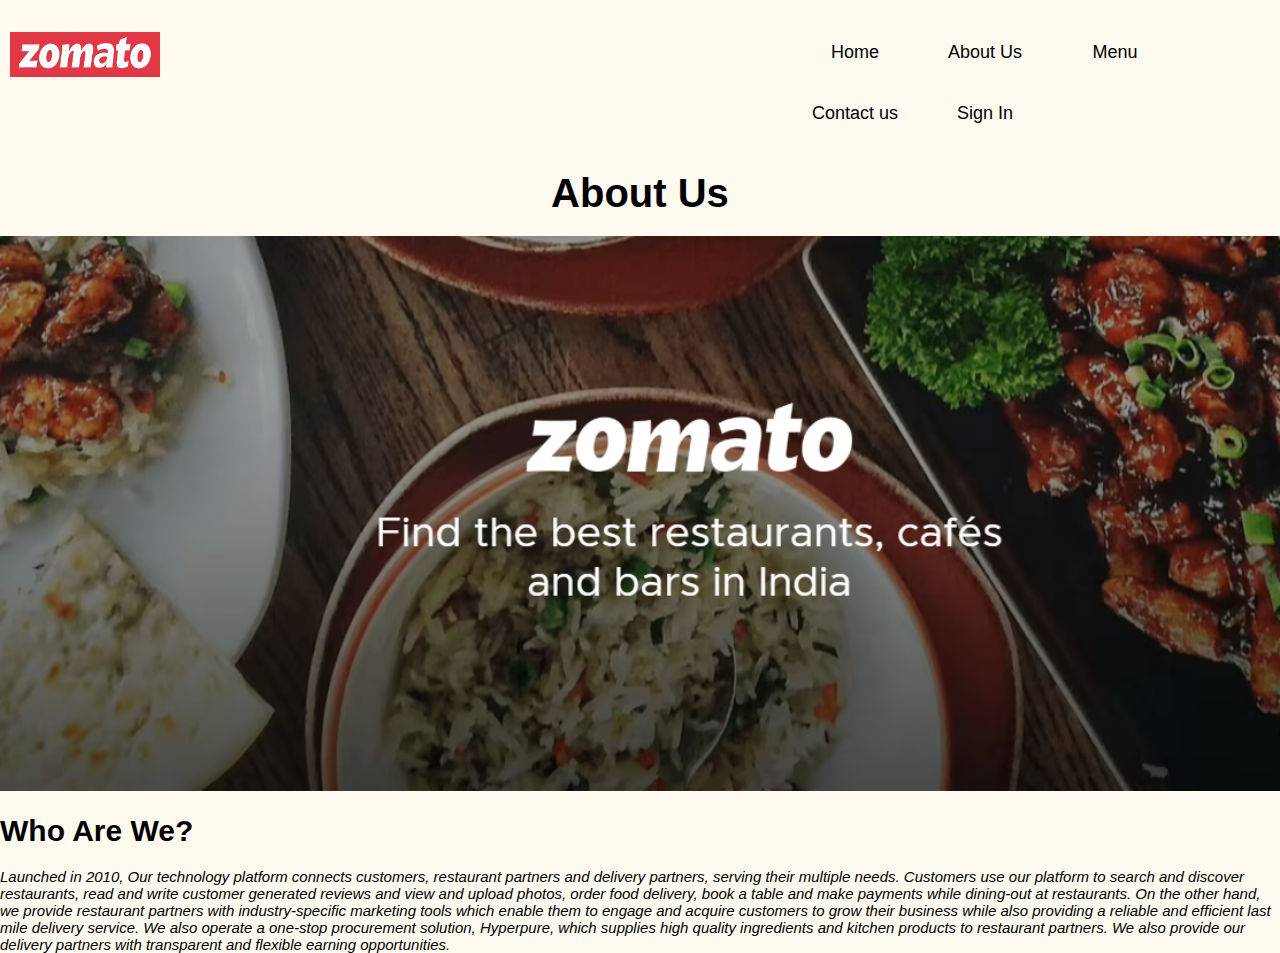
<file: about.html>
<!DOCTYPE html>
<html lang="en">
<head>
    <meta charset="UTF-8">
    <meta name="viewport" content="width=device-width, initial-scale=1.0">
    <title>Zomato</title>
    <link rel="icon" href=
        "zomato_logo.png" type="image/x-icon">
    <style>

body {font-family: Arial, Helvetica, sans-serif;}

body{
    margin: 0;
    padding: 0;
    background: floralwhite;
    font-size: 15px;
}

/* Navigation */
nav{
    width: 100%;
    overflow:auto;
    font-size: 120%;
}

nav ul{
    margin: 5px 70px 50px 750px;
    padding: 50;
    lifestyle: none;
}

nav ul li{
    float: left;
    display: inline-block;
    list-style-type: none;
}

nav > ul > li > a{
    width: 100px;
    font-family: Arial;
    color: black;
    display: block;
    /*line-height: 2em;*/
    text-align: center;
    padding: 20px 15px;
    text-decoration: none;
}
nav > ul > li > a:hover
{
  background: radial-gradient(circle at 10% 20%, rgb(255, 197, 118) 0%, rgb(254, 106, 103) 47.7%, rgb(240, 23, 23) 92.3%);
  transition: 0.5s;
  text-transform: uppercase;
  color: white;
}

.logo-img{
    float: left;
    position: absolute;

    margin-top: 15px;
    margin-left: 10px;
    background: rgba(255, 0, 0, opacity);
    /*margin: 10px 15px 150px 10px;*/
}
.bg-div{
   background:#333;
   overflow: hidden;
}
 .about h1 {
    font-size: 2.5rem;
    margin-bottom: 20px;
    text-align: center;
}

</style>
   
</head>



<body>
    
      <br>
        <div class="logo-img"><a href="about.html">
        <img src="logo.jpg" width="150px" height="45px"></a>
        </div>
    <nav>
        <ul>
            <li><a href="index.html">Home</a></li>
            <li><a href="about.html">About Us</a></li>
            <li><a href="menu.html">Menu</a></li>
            <li><a href="contact Us.html">Contact us</a></li>
            <li><a href="sign in.html">Sign In</a></li>
        </ul>
    </nav>
</div>

    <section class="about">
    <h1>About Us</h1>
    </section>
    <img class="rest-img" src="home page.jpg" width=100%;  alt="Rest1">

    <h1> Who Are We?</h1>
    <i> Launched in 2010, Our technology platform connects customers, restaurant partners and delivery partners, serving their multiple needs. Customers use our platform to search and discover restaurants, read and write customer generated reviews and view and upload photos, order food delivery, book a table and make payments while dining-out at restaurants. On the other hand, we provide restaurant partners with industry-specific marketing tools which enable them to engage and acquire customers to grow their business while also providing a reliable and efficient last mile delivery service. We also operate a one-stop procurement solution, Hyperpure, which supplies high quality ingredients and kitchen products to restaurant partners. We also provide our delivery partners with transparent and flexible earning opportunities.</i>
</body>
</file>
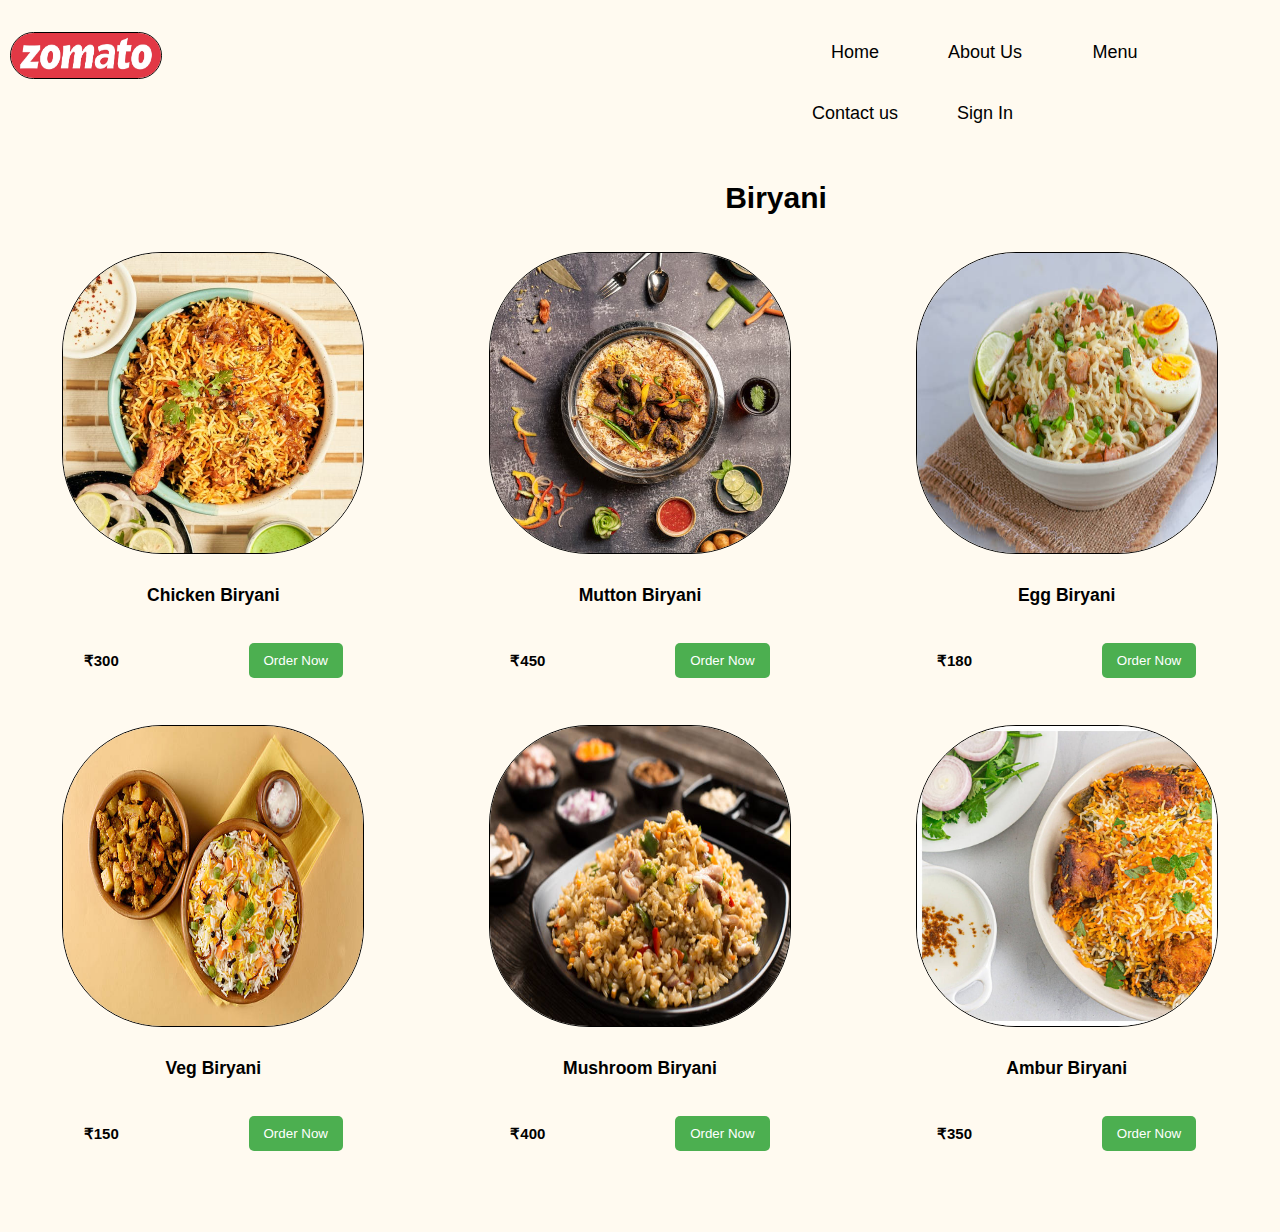
<file: briyani.html>
<!DOCTYPE html>
<html lang="en">
<head>
    <meta charset="UTF-8">
    <meta name="viewport" content="width=device-width, initial-scale=1.0">
    <title>Zomato</title>
    <link rel="icon" href=
        "zomato_logo.png" type="image/x-icon">
   <style>

body {font-family: Arial, Helvetica, sans-serif;}

body{
    margin: 0;
    padding: 0;
    background: floralwhite;
    font-size: 15px;
}

/* Navigation */
nav{
    width: 100%;
    overflow:auto;
    font-size: 120%;
}

nav ul{
    margin: 5px 70px 50px 750px;
    padding: 50;
    lifestyle: none;
}

nav ul li{
    float: left;
    display: inline-block;
    list-style-type: none;
}

nav > ul > li > a{
    width: 100px;
    font-family: Arial;
    color: black;
    display: block;
    /*line-height: 2em;*/
    text-align: center;
    padding: 20px 15px;
    text-decoration: none;
}
nav > ul > li > a:hover
{
  background: radial-gradient(circle at 10% 20%, rgb(255, 197, 118) 0%, rgb(254, 106, 103) 47.7%, rgb(240, 23, 23) 92.3%);
  transition: 0.5s;
  text-transform: uppercase;
  color: white;
}

.logo-img{
    float: left;
    position: absolute;

    margin-top: 15px;
    margin-left: 10px;
    background: rgba(255, 0, 0, opacity);
    /*margin: 10px 15px 150px 10px;*/
}
.bg-div{
   background:#333;
   overflow: hidden;
}
img{
    transition: transform .2s;
    margin:0 auto;
    background-color: rgb(173, 173, 237);
    border-radius: 100px;
    border: 1px solid black;
}
img:hover{
    transform:scale(1.2);
}
.image-container {
            display: flex;
            flex-wrap: wrap;
            justify-content: space-around;
        }

        .item-container {
            text-align: center;
            margin-bottom: 20px;
            width: 30%; /* Adjust as needed */
        }

        .item-container img {
            transition: transform .2s;
            margin: 0 auto;
            background-color: rgb(173, 173, 237);
            border-radius: 100px;
            border: 1px solid black;
            margin-bottom: 10px;
        }

        .item-name {
            margin-bottom: 10px;
        }

        .item-details {
            display: flex;
            justify-content: space-around; /* Adjusted to space-around */
            align-items: center;
            font-weight: bold;
            margin-bottom: 10px;
        }

        .item-details p {
            margin: 0;
        }

        button {
            background-color: #4CAF50;
            color: white;
            padding: 10px 15px; /* Adjusted padding */
            border: none;
            border-radius: 5px;
            cursor: pointer;
            margin-left: 5px; 
        }


        button:hover {
            background-color: #45a049;
        }

</style>
</head>



<body>
    <br>
     <div class="logo-img"><a href="about.html">
        <img src="logo.jpg" width="150px" height="45px"></a>
        </div>
    <nav>
        <ul>
            <li><a href="index.html">Home</a></li>
            <li><a href="about.html">About Us</a></li>
            <li><a href="menu.html">Menu</a></li>
            <li><a href="contact Us.html">Contact us</a></li>
            <li><a href="sign in.html">Sign In</a></li>
        </ul>
    </nav>
</div>


<br>
     <h1> &nbsp;&nbsp;&nbsp;&nbsp;&nbsp;&nbsp;&nbsp;&nbsp;&nbsp;&nbsp;&nbsp;&nbsp;&nbsp;&nbsp;&nbsp;&nbsp;&nbsp;&nbsp;&nbsp; &nbsp;&nbsp;&nbsp;&nbsp;&nbsp;&nbsp;&nbsp;&nbsp;&nbsp;&nbsp;&nbsp;&nbsp;&nbsp;&nbsp;&nbsp;&nbsp;&nbsp;&nbsp;&nbsp;&nbsp;&nbsp;&nbsp;&nbsp;&nbsp;&nbsp;&nbsp;&nbsp;&nbsp;&nbsp;&nbsp;&nbsp;&nbsp;&nbsp;&nbsp;&nbsp;&nbsp;&nbsp;&nbsp;&nbsp;&nbsp;&nbsp;&nbsp;&nbsp;&nbsp;&nbsp;&nbsp;&nbsp;&nbsp;&nbsp;&nbsp;&nbsp;&nbsp;&nbsp;&nbsp;&nbsp;&nbsp;&nbsp;&nbsp;&nbsp;&nbsp;&nbsp;&nbsp;&nbsp;&nbsp;&nbsp;&nbsp;&nbsp;Biryani </h1>&nbsp;&nbsp;&nbsp;&nbsp;&nbsp;&nbsp;&nbsp;&nbsp;&nbsp;
                   
                    <br>  


     <div class="image-container">
        <div class="item-container">
            <img class="rest-img" src="chicken_b.jpg" height="300px" width="300px" alt="Chicken Biryani">
            <div class="item-name"><h3>Chicken Biryani</h3></div>
        </div>

        <div class="item-container">
            <img class="rest-img" src="mutton_b.jpg" height="300px" width="300px" alt="Mutton Biryani">
            <div class="item-name"><h3>Mutton Biryani</h3></div>
        </div>

        <div class="item-container">
            <img class="rest-img" src="egg.jpg" height="300px" width="300px" alt="Egg Biryani">
            <div class="item-name"><h3>Egg Biryani</h3></div>
        </div>
    </div>

    <div class="image-container">
        <div class="item-container">
            <div class="item-details">
                <p>₹300</p>
                <button>Order Now</button>
            </div>
        </div>

        <div class="item-container">
            <div class="item-details">
                <p>₹450</p>
                <button>Order Now</button>
            </div>
        </div>

        <div class="item-container">
            <div class="item-details">
                <p>₹180</p>
                <button>Order Now</button>
            </div>
        </div>
    </div>
    <br>
    <div class="image-container">
        <div class="item-container">
            <img class="rest-img" src="veg.jpg" height="300px" width="300px" alt="Chicken Biryani">
            <div class="item-name"><h3>Veg Biryani</h3></div>
        </div>

        <div class="item-container">
            <img class="rest-img" src="mushroom.jpg" height="300px" width="300px" alt="Mutton Biryani">
            <div class="item-name"><h3>Mushroom Biryani</h3></div>
        </div>

        <div class="item-container">
            <img class="rest-img" src="ambur_b.jpg" height="300px" width="300px" alt="Egg Biryani">
            <div class="item-name"><h3>Ambur Biryani</h3></div>
        </div>
    </div>

    <div class="image-container">
        <div class="item-container">
            <div class="item-details">
                <p>₹150</p>
                <button>Order Now</button>
            </div>
        </div>

        <div class="item-container">
            <div class="item-details">
                <p>₹400</p>
                <button>Order Now</button>
            </div>
        </div>

        <div class="item-container">
            <div class="item-details">
                <p>₹350</p>
                <button>Order Now</button>
            </div>
        </div>
    </div>
        

    <br><br><br>
</body>
</html>
</file>
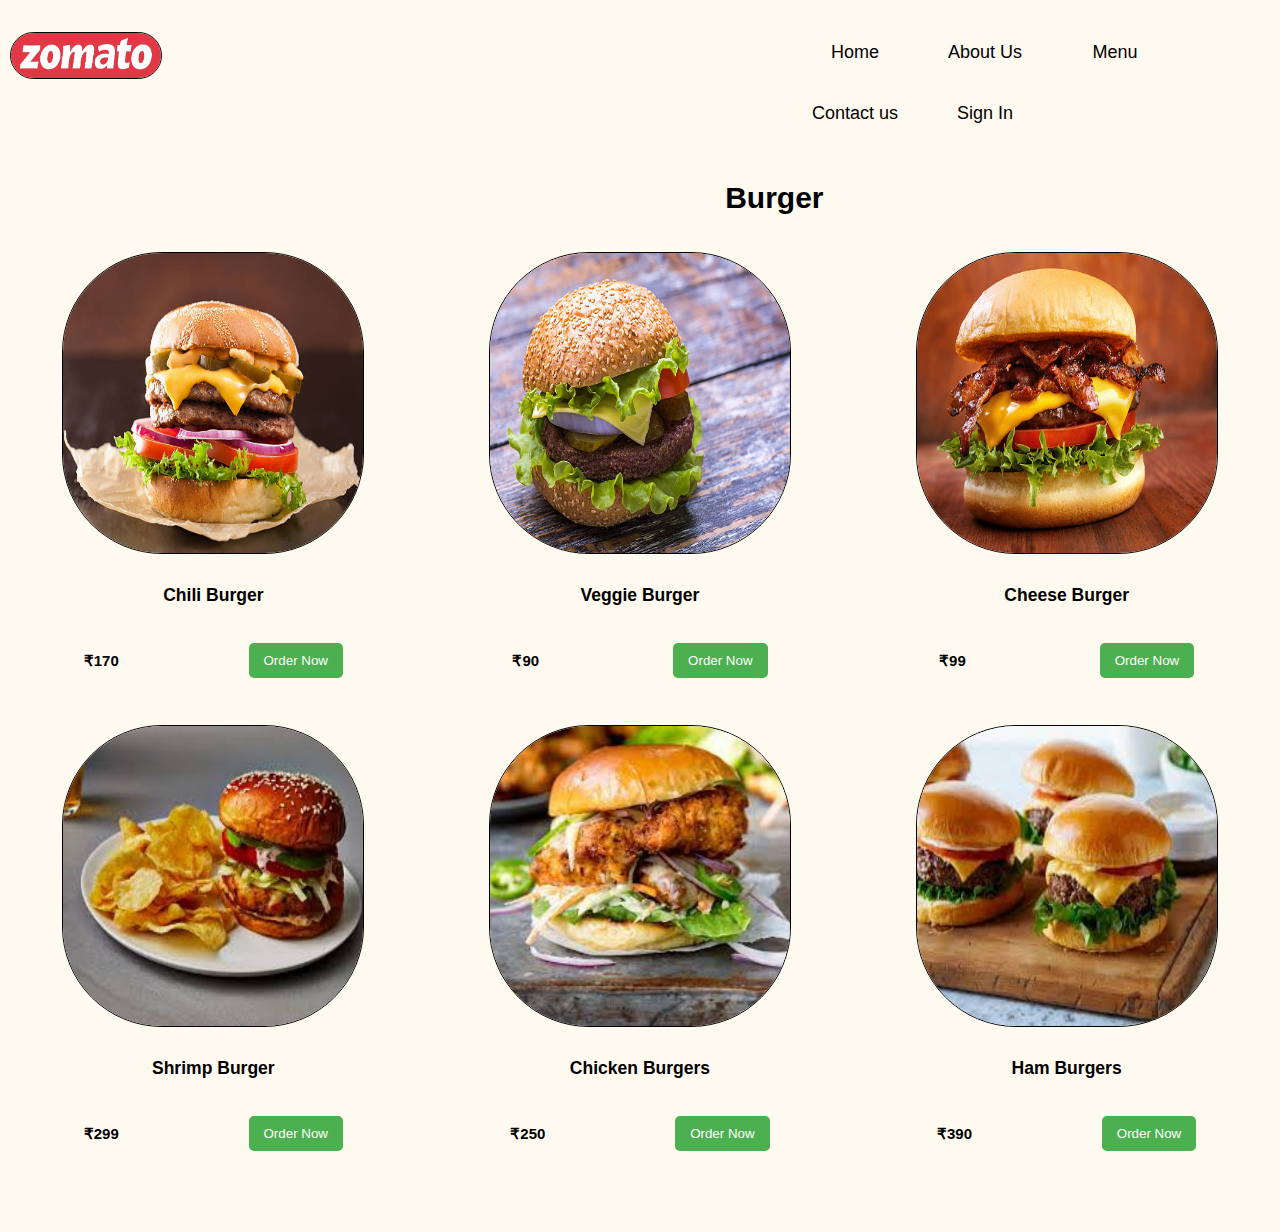
<file: burger.html>
<!DOCTYPE html>
<html lang="en">
<head>
    <meta charset="UTF-8">
    <meta name="viewport" content="width=device-width, initial-scale=1.0">
    <title>Zomato</title>
    <link rel="icon" href=
        "zomato_logo.png" type="image/x-icon">
    <style>

body {font-family: Arial, Helvetica, sans-serif;}

body{
    margin: 0;
    padding: 0;
    background: floralwhite;
    font-size: 15px;
}

/* Navigation */
nav{
    width: 100%;
    overflow:auto;
    font-size: 120%;
}

nav ul{
    margin: 5px 70px 50px 750px;
    padding: 50;
    lifestyle: none;
}

nav ul li{
    float: left;
    display: inline-block;
    list-style-type: none;
}

nav > ul > li > a{
    width: 100px;
    font-family: Arial;
    color: black;
    display: block;
    /*line-height: 2em;*/
    text-align: center;
    padding: 20px 15px;
    text-decoration: none;
}
nav > ul > li > a:hover
{
  background: radial-gradient(circle at 10% 20%, rgb(255, 197, 118) 0%, rgb(254, 106, 103) 47.7%, rgb(240, 23, 23) 92.3%);
  transition: 0.5s;
  text-transform: uppercase;
  color: white;
}

.logo-img{
    float: left;
    position: absolute;

    margin-top: 15px;
    margin-left: 10px;
    background: rgba(255, 0, 0, opacity);
    /*margin: 10px 15px 150px 10px;*/
}
.bg-div{
   background:#333;
   overflow: hidden;
}

img{
    transition: transform .2s;
    margin:0 auto;
    background-color: rgb(173, 173, 237);
    border-radius: 100px;
    border: 1px solid black;
}
img:hover{
    transform:scale(1.2);
}

.image-container {
            display: flex;
            flex-wrap: wrap;
            justify-content: space-around;
        }

        .item-container {
            text-align: center;
            margin-bottom: 20px;
            width: 30%; /* Adjust as needed */
        }

        .item-container img {
            transition: transform .2s;
            margin: 0 auto;
            background-color: rgb(173, 173, 237);
            border-radius: 100px;
            border: 1px solid black;
            margin-bottom: 10px;
        }

        .item-name {
            margin-bottom: 10px;
        }

        .item-details {
            display: flex;
            justify-content: space-around; /* Adjusted to space-around */
            align-items: center;
            font-weight: bold;
            margin-bottom: 10px;
        }

        .item-details p {
            margin: 0;
        }

        button {
            background-color: #4CAF50;
            color: white;
            padding: 10px 15px; /* Adjusted padding */
            border: none;
            border-radius: 5px;
            cursor: pointer;
            margin-left: 5px; 
        }


        button:hover {
            background-color: #45a049;
        }
</style>
   
</head>





<body>
      <br>
        <div class="logo-img"><a href="about.html">
        <img src="logo.jpg" width="150px" height="45px"></a>
        </div>
    <nav>
        <ul>
            <li><a href="index.html">Home</a></li>
            <li><a href="about.html">About Us</a></li>
            <li><a href="menu.html">Menu</a></li>
            <li><a href="contact Us.html">Contact us</a></li>
            <li><a href="sign in.html">Sign In</a></li>
        </ul>
    </nav>
</div>
<br>
     <h1> &nbsp;&nbsp;&nbsp;&nbsp;&nbsp;&nbsp;&nbsp;&nbsp;&nbsp;&nbsp;&nbsp;&nbsp;&nbsp;&nbsp;&nbsp;&nbsp;&nbsp;&nbsp;&nbsp; &nbsp;&nbsp;&nbsp;&nbsp;&nbsp;&nbsp;&nbsp;&nbsp;&nbsp;&nbsp;&nbsp;&nbsp;&nbsp;&nbsp;&nbsp;&nbsp;&nbsp;&nbsp;&nbsp;&nbsp;&nbsp;&nbsp;&nbsp;&nbsp;&nbsp;&nbsp;&nbsp;&nbsp;&nbsp;&nbsp;&nbsp;&nbsp;&nbsp;&nbsp;&nbsp;&nbsp;&nbsp;&nbsp;&nbsp;&nbsp;&nbsp;&nbsp;&nbsp;&nbsp;&nbsp;&nbsp;&nbsp;&nbsp;&nbsp;&nbsp;&nbsp;&nbsp;&nbsp;&nbsp;&nbsp;&nbsp;&nbsp;&nbsp;&nbsp;&nbsp;&nbsp;&nbsp;&nbsp;&nbsp;&nbsp;&nbsp;&nbsp;Burger </h1>&nbsp;&nbsp;&nbsp;&nbsp;&nbsp;&nbsp;&nbsp;&nbsp;&nbsp;
                   
                    <br>  


        <div class="image-container">
        <div class="item-container">
            <img class="rest-img" src="chilli_b.jpg" height="300px" width="300px" alt="Chicken Biryani">
            <div class="item-name"><h3>Chili Burger</h3></div>
        </div>

        <div class="item-container">
            <img class="rest-img" src="vegge_b.jpg" height="300px" width="300px" alt="Mutton Biryani">
            <div class="item-name"><h3>Veggie Burger</h3></div>
        </div>

        <div class="item-container">
            <img class="rest-img" src="cheese_b.jpg" height="300px" width="300px" alt="Egg Biryani">
            <div class="item-name"><h3>Cheese Burger</h3></div>
        </div>
    </div>

    <div class="image-container">
        <div class="item-container">
            <div class="item-details">
                <p>₹170</p>
                <button>Order Now</button>
            </div>
        </div>

        <div class="item-container">
            <div class="item-details">
                <p>₹90</p>
                <button>Order Now</button>
            </div>
        </div>

        <div class="item-container">
            <div class="item-details">
                <p>₹99</p>
                <button>Order Now</button>
            </div>
        </div>
    </div>
    <br>
    <div class="image-container">
        <div class="item-container">
            <img class="rest-img" src="shrump.jpg" height="300px" width="300px" alt="Chicken Biryani">
            <div class="item-name"><h3>Shrimp Burger</h3></div>
        </div>

        <div class="item-container">
            <img class="rest-img" src="c_burger.jpg" height="300px" width="300px" alt="Mutton Biryani">
            <div class="item-name"><h3>Chicken Burgers</h3></div>
        </div>

        <div class="item-container">
            <img class="rest-img" src="ham.jpg" height="300px" width="300px" alt="Egg Biryani">
            <div class="item-name"><h3>Ham Burgers</h3></div>
        </div>
    </div>

    <div class="image-container">
        <div class="item-container">
            <div class="item-details">
                <p>₹299</p>
                <button>Order Now</button>
            </div>
        </div>

        <div class="item-container">
            <div class="item-details">
                <p>₹250</p>
                <button>Order Now</button>
            </div>
        </div>

        <div class="item-container">
            <div class="item-details">
                <p>₹390</p>
                <button>Order Now</button>
            </div>
        </div>
    </div>
        

    <br><br><br>
</body>
</html>
</file>
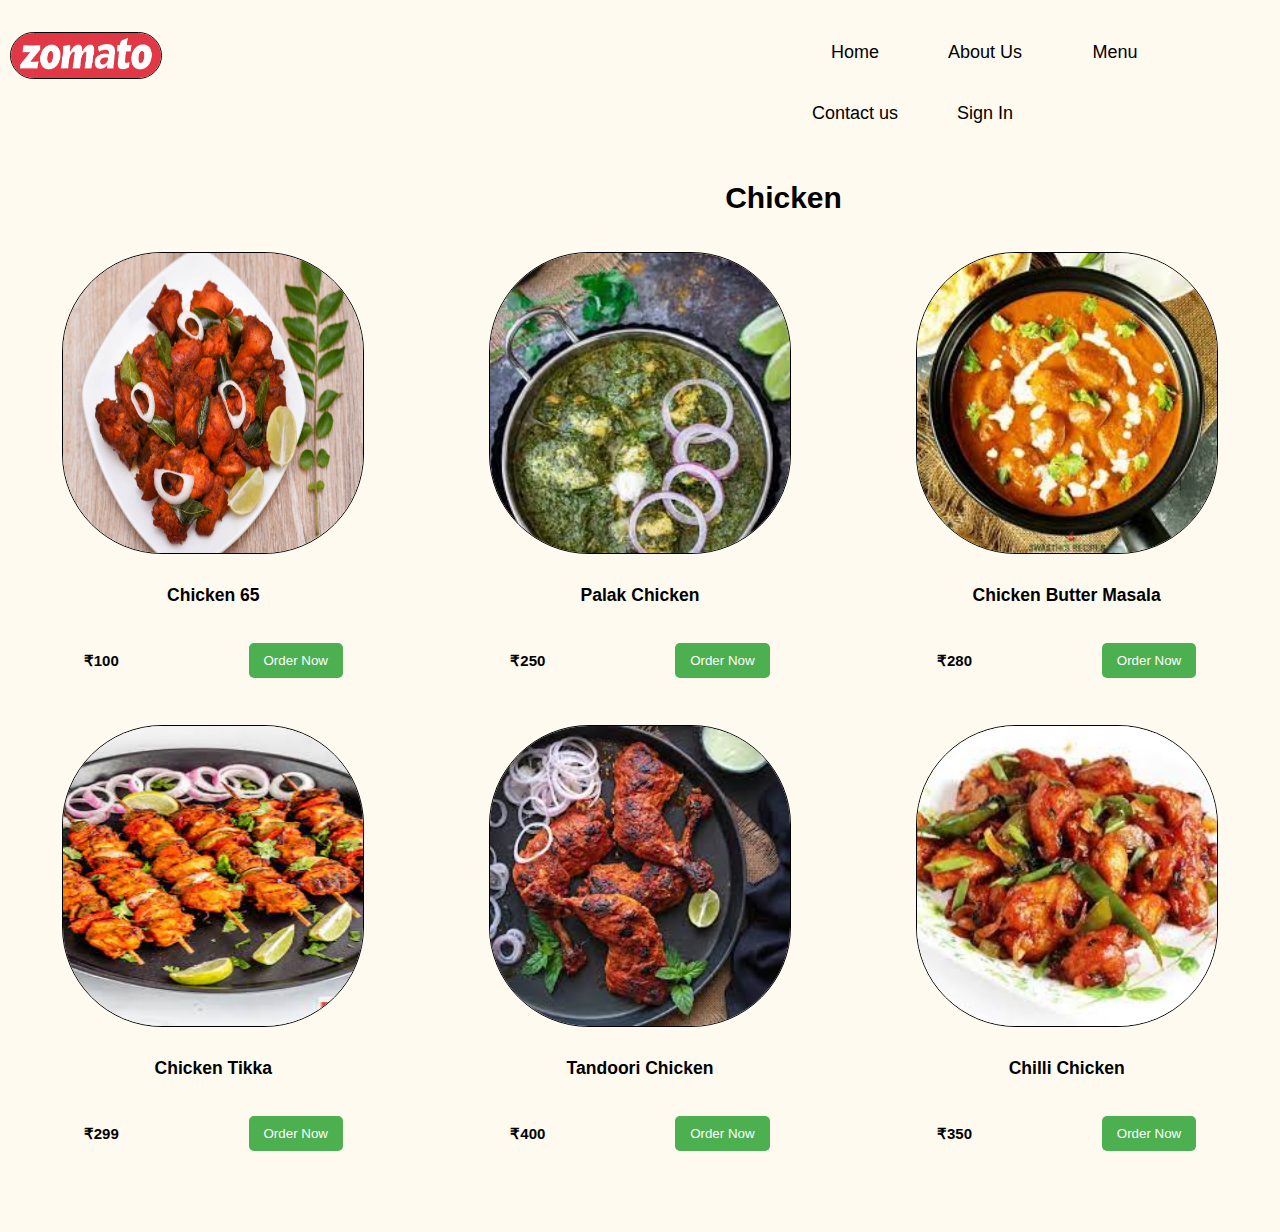
<file: chicken.html>
<!DOCTYPE html>
<html lang="en">
<head>
    <meta charset="UTF-8">
    <meta name="viewport" content="width=device-width, initial-scale=1.0">
    <title>Zomato</title>
    <link rel="icon" href=
        "zomato_logo.png" type="image/x-icon">
    <style>

body {font-family: Arial, Helvetica, sans-serif;}

body{
    margin: 0;
    padding: 0;
    background: floralwhite;
    font-size: 15px;
}

/* Navigation */
nav{
    width: 100%;
    overflow:auto;
    font-size: 120%;
}

nav ul{
    margin: 5px 70px 50px 750px;
    padding: 50;
    lifestyle: none;
}

nav ul li{
    float: left;
    display: inline-block;
    list-style-type: none;
}

nav > ul > li > a{
    width: 100px;
    font-family: Arial;
    color: black;
    display: block;
    /*line-height: 2em;*/
    text-align: center;
    padding: 20px 15px;
    text-decoration: none;
}
nav > ul > li > a:hover
{
  background: radial-gradient(circle at 10% 20%, rgb(255, 197, 118) 0%, rgb(254, 106, 103) 47.7%, rgb(240, 23, 23) 92.3%);
  transition: 0.5s;
  text-transform: uppercase;
  color: white;
}

.logo-img{
    float: left;
    position: absolute;

    margin-top: 15px;
    margin-left: 10px;
    background: rgba(255, 0, 0, opacity);
    /*margin: 10px 15px 150px 10px;*/
}
.bg-div{
   background:#333;
   overflow: hidden;
}
img{
    transition: transform .2s;
    margin:0 auto;
    background-color: rgb(173, 173, 237);
    border-radius: 100px;
    border: 1px solid black;
}
img:hover{
    transform:scale(1.2);
}
.image-container {
            display: flex;
            flex-wrap: wrap;
            justify-content: space-around;
        }

        .item-container {
            text-align: center;
            margin-bottom: 20px;
            width: 30%; /* Adjust as needed */
        }

        .item-container img {
            transition: transform .2s;
            margin: 0 auto;
            background-color: rgb(173, 173, 237);
            border-radius: 100px;
            border: 1px solid black;
            margin-bottom: 10px;
        }

        .item-name {
            margin-bottom: 10px;
        }

        .item-details {
            display: flex;
            justify-content: space-around; /* Adjusted to space-around */
            align-items: center;
            font-weight: bold;
            margin-bottom: 10px;
        }

        .item-details p {
            margin: 0;
        }

        button {
            background-color: #4CAF50;
            color: white;
            padding: 10px 15px; /* Adjusted padding */
            border: none;
            border-radius: 5px;
            cursor: pointer;
            margin-left: 5px; 
        }


        button:hover {
            background-color: #45a049;
        }
</style>   
</head>
    




<body>
      <br>
        <div class="logo-img"><a href="about.html">
        <img src="logo.jpg" width="150px" height="45px"></a>
        </div>
    <nav>
        <ul>
            <li><a href="index.html">Home</a></li>
            <li><a href="about.html">About Us</a></li>
            <li><a href="menu.html">Menu</a></li>
            <li><a href="contact Us.html">Contact us</a></li>
            <li><a href="sign in.html">Sign In</a></li>
        </ul>
    </nav>
</div>

<br>
     <h1> &nbsp;&nbsp;&nbsp;&nbsp;&nbsp;&nbsp;&nbsp;&nbsp;&nbsp;&nbsp;&nbsp;&nbsp;&nbsp;&nbsp;&nbsp;&nbsp;&nbsp;&nbsp;&nbsp; &nbsp;&nbsp;&nbsp;&nbsp;&nbsp;&nbsp;&nbsp;&nbsp;&nbsp;&nbsp;&nbsp;&nbsp;&nbsp;&nbsp;&nbsp;&nbsp;&nbsp;&nbsp;&nbsp;&nbsp;&nbsp;&nbsp;&nbsp;&nbsp;&nbsp;&nbsp;&nbsp;&nbsp;&nbsp;&nbsp;&nbsp;&nbsp;&nbsp;&nbsp;&nbsp;&nbsp;&nbsp;&nbsp;&nbsp;&nbsp;&nbsp;&nbsp;&nbsp;&nbsp;&nbsp;&nbsp;&nbsp;&nbsp;&nbsp;&nbsp;&nbsp;&nbsp;&nbsp;&nbsp;&nbsp;&nbsp;&nbsp;&nbsp;&nbsp;&nbsp;&nbsp;&nbsp;&nbsp;&nbsp;&nbsp;&nbsp;&nbsp;Chicken </h1>&nbsp;&nbsp;&nbsp;&nbsp;&nbsp;&nbsp;&nbsp;&nbsp;&nbsp;
                   
                    


    <div class="image-container">
        <div class="item-container">
            <img class="rest-img" src="c_65.jpg" height="300px" width="300px" alt="Chicken Biryani">
            <div class="item-name"><h3>Chicken 65</h3></div>
        </div>

        <div class="item-container">
            <img class="rest-img" src="c_palak.jpg" height="300px" width="300px" alt="Mutton Biryani">
            <div class="item-name"><h3>Palak Chicken</h3></div>
        </div>

        <div class="item-container">
            <img class="rest-img" src="c_butter.jpg" height="300px" width="300px" alt="Egg Biryani">
            <div class="item-name"><h3>Chicken Butter Masala</h3></div>
        </div>
    </div>

    <div class="image-container">
        <div class="item-container">
            <div class="item-details">
                <p>₹100</p>
                <button>Order Now</button>
            </div>
        </div>

        <div class="item-container">
            <div class="item-details">
                <p>₹250</p>
                <button>Order Now</button>
            </div>
        </div>

        <div class="item-container">
            <div class="item-details">
                <p>₹280</p>
                <button>Order Now</button>
            </div>
        </div>
    </div>
    <br>
    <div class="image-container">
        <div class="item-container">
            <img class="rest-img" src="tikka.jpg" height="300px" width="300px" alt="Chicken Biryani">
            <div class="item-name"><h3>Chicken Tikka</h3></div>
        </div>

        <div class="item-container">
            <img class="rest-img" src="tandoori.jpg" height="300px" width="300px" alt="Mutton Biryani">
            <div class="item-name"><h3>Tandoori Chicken</h3></div>
        </div>

        <div class="item-container">
            <img class="rest-img" src="chilli.jpg" height="300px" width="300px" alt="Egg Biryani">
            <div class="item-name"><h3>Chilli Chicken</h3></div>
        </div>
    </div>

    <div class="image-container">
        <div class="item-container">
            <div class="item-details">
                <p>₹299</p>
                <button>Order Now</button>
            </div>
        </div>

        <div class="item-container">
            <div class="item-details">
                <p>₹400</p>
                <button>Order Now</button>
            </div>
        </div>

        <div class="item-container">
            <div class="item-details">
                <p>₹350</p>
                <button>Order Now</button>
            </div>
        </div>
    </div>
        

    <br><br><br>
</body>
</html>
</file>
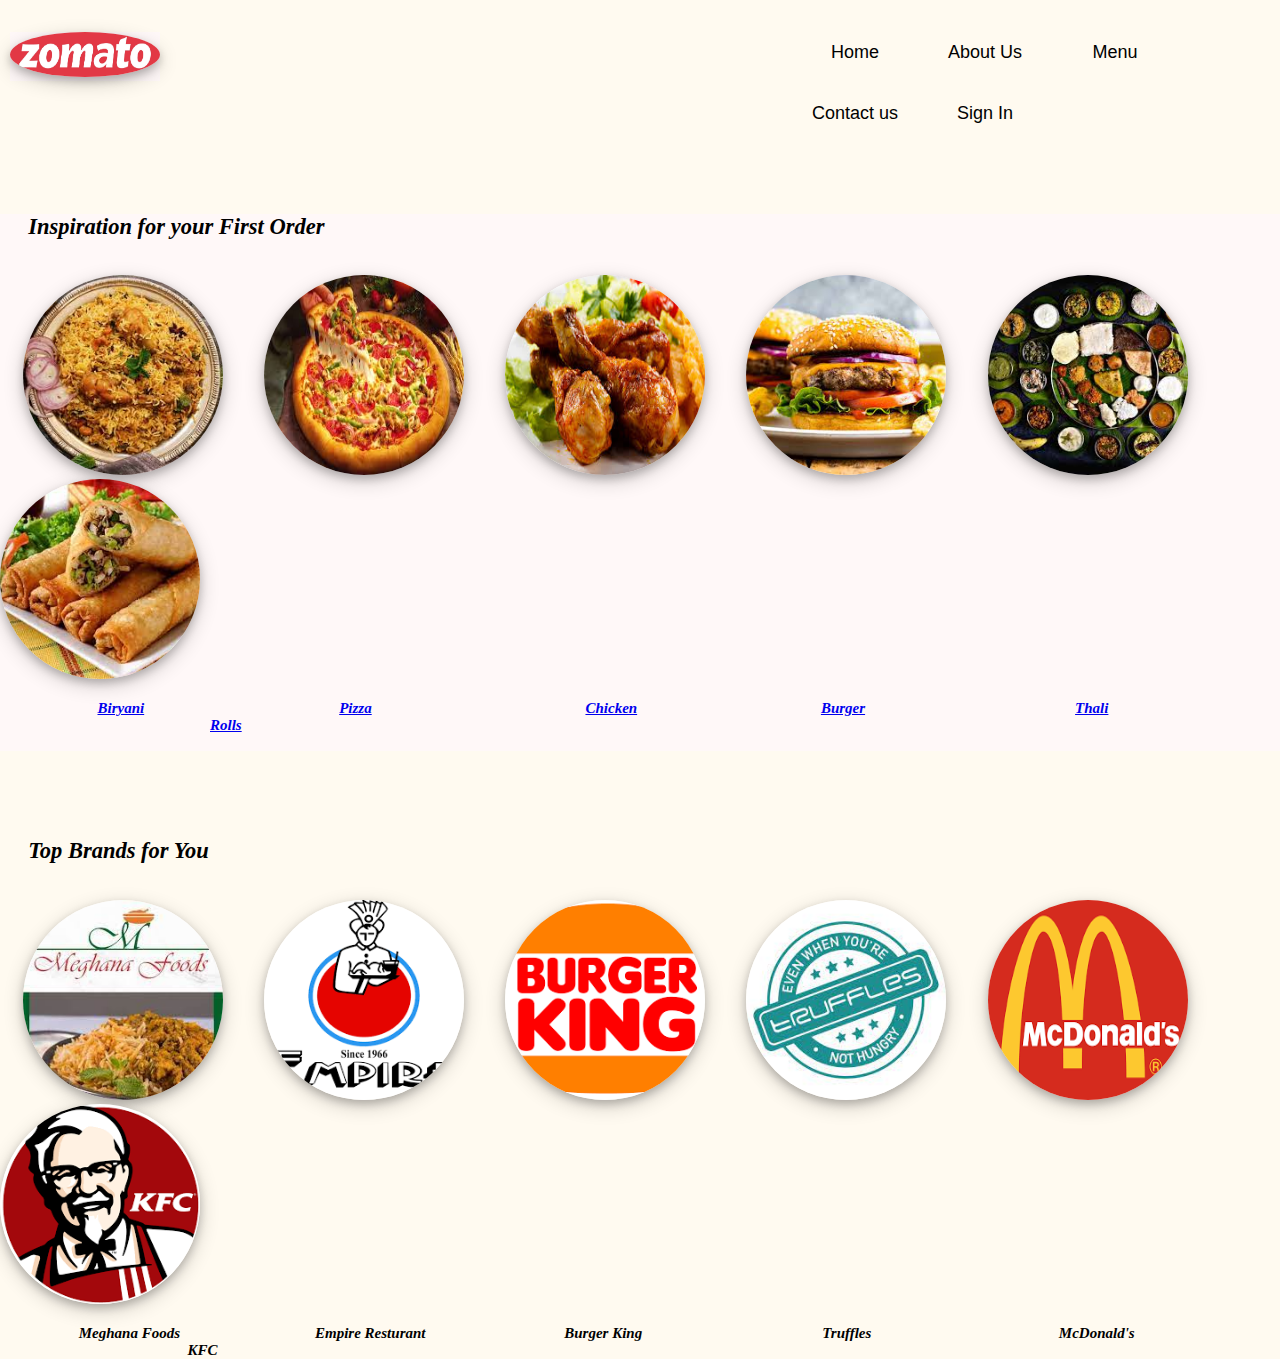
<file: menu.html>
<!DOCTYPE html>
<html lang="en">
<head>
    <meta charset="UTF-8">
    <meta name="viewport" content="width=device-width, initial-scale=1.0">
      <link rel="stylesheet" href="menu.css">
    <title>Zomato</title>
    <link rel="icon" href=
        "zomato_logo.png" type="image/x-icon">
</head>




<body>
    <br>
        <div class="logo-img"><a href="about.html">
        <img src="logo.jpg" width="150px" height="45px"></a>
        </div>
    <nav>
        <ul>
            <li><a href="index.html">Home</a></li>
            <li><a href="about.html">About Us</a></li>
            <li><a href="menu.html">Menu</a></li>
            <li><a href="contact Us.html">Contact us</a></li>
            <li><a href="sign in.html">Sign In</a></li>
        </ul>
    </nav>
</div>



    <br><br><br>
    <div>
            <p><h2>&nbsp;&nbsp;&nbsp;&nbsp;&nbsp;<i>Inspiration for your First Order<i></h2></p>&nbsp;&nbsp;&nbsp;&nbsp;&nbsp;&nbsp;&nbsp;&nbsp;&nbsp;
                   
                    <br> 
                    &nbsp;&nbsp;&nbsp;&nbsp;&nbsp;
                    <a href="briyani.html">
                    <img class="rest-img" src="biryani.jpg" height=200px; width=200px; alt="Rest1"></a>
                    &nbsp;&nbsp;&nbsp;&nbsp;&nbsp;&nbsp;&nbsp;&nbsp;&nbsp;
                    <a href="pizza.html">
                    <img class="rest-img" src="pizza.jpg" height=200px; width=200px; alt="Rest1"></a> 
                    &nbsp;&nbsp;&nbsp;&nbsp;&nbsp;&nbsp;&nbsp;&nbsp;&nbsp;
                    <a href="chicken.html">
                    <img class="rest-img" src="chicken.jpg" height=200px; width=200px; alt="Rest1"></a>
                    &nbsp;&nbsp;&nbsp;&nbsp;&nbsp;&nbsp;&nbsp;&nbsp;&nbsp;
                    <a href="burger.html">
                    <img class="rest-img" src="burger.jpg" height=200px; width=200px; alt="Rest1"></a>
                    &nbsp;&nbsp;&nbsp;&nbsp;&nbsp;&nbsp;&nbsp;&nbsp;&nbsp;
                    <a href="thali.html">
                    <img class="rest-img" src="thali.jpg"height=200px; width=200px; alt="Rest1"></a>           
                    &nbsp;&nbsp;&nbsp;&nbsp;&nbsp;&nbsp;&nbsp;&nbsp;&nbsp;
                    <a href="rolls.html">
                    <img class="rest-img" src="rolls.jpg" height=200px; width=200px; alt="Rest1"></a>

                    <br><br>
                     &nbsp;&nbsp;&nbsp;&nbsp;&nbsp;&nbsp;&nbsp;&nbsp;&nbsp;&nbsp;&nbsp;&nbsp;&nbsp;&nbsp;&nbsp;&nbsp;&nbsp;&nbsp;&nbsp;&nbsp;&nbsp;&nbsp;&nbsp;&nbsp;&nbsp;&nbsp;<a href="briyani.html" ><b>Biryani</b></a>&nbsp;&nbsp;&nbsp;&nbsp;&nbsp;&nbsp;&nbsp;&nbsp;&nbsp;&nbsp;&nbsp;&nbsp;&nbsp;&nbsp;&nbsp;&nbsp;&nbsp;&nbsp;&nbsp;&nbsp;&nbsp;&nbsp;&nbsp;&nbsp;&nbsp;&nbsp;&nbsp;&nbsp;&nbsp;&nbsp;&nbsp;&nbsp;&nbsp;&nbsp;&nbsp;&nbsp;&nbsp;&nbsp;&nbsp;&nbsp;&nbsp;&nbsp;&nbsp;&nbsp;&nbsp;&nbsp;&nbsp;&nbsp;&nbsp;&nbsp;&nbsp;
                    <a href="pizza.html" ><b>Pizza</b></a>&nbsp;&nbsp;&nbsp;&nbsp;&nbsp;&nbsp;&nbsp;&nbsp;&nbsp;&nbsp;&nbsp;&nbsp;&nbsp;&nbsp;&nbsp;&nbsp;&nbsp;&nbsp;&nbsp;&nbsp;&nbsp;&nbsp;&nbsp;&nbsp;&nbsp;&nbsp;&nbsp;&nbsp;&nbsp;&nbsp;&nbsp;&nbsp;&nbsp;&nbsp;&nbsp;&nbsp;&nbsp;&nbsp;&nbsp;&nbsp;&nbsp;&nbsp;&nbsp;&nbsp;&nbsp;&nbsp;&nbsp;&nbsp;&nbsp;&nbsp;&nbsp;&nbsp;&nbsp;&nbsp;&nbsp;&nbsp;
                    <a href="chicken.html" ><b>Chicken</b></a>&nbsp;&nbsp;&nbsp;&nbsp;&nbsp;&nbsp;&nbsp;&nbsp;&nbsp;&nbsp;&nbsp;&nbsp;&nbsp;&nbsp;&nbsp;&nbsp;&nbsp;&nbsp;&nbsp;&nbsp;&nbsp;&nbsp;&nbsp;&nbsp;&nbsp;&nbsp;&nbsp;&nbsp;&nbsp;&nbsp;&nbsp;&nbsp;&nbsp;&nbsp;&nbsp;&nbsp;&nbsp;&nbsp;&nbsp;&nbsp;&nbsp;&nbsp;&nbsp;&nbsp;&nbsp;&nbsp;&nbsp;&nbsp;
                    <a href="burger.html" ><b>Burger</b></a>
                    &nbsp;&nbsp;&nbsp;&nbsp;&nbsp;&nbsp;&nbsp;&nbsp;&nbsp;&nbsp;&nbsp;&nbsp;&nbsp;&nbsp;&nbsp;&nbsp;&nbsp;&nbsp;&nbsp;&nbsp;&nbsp;&nbsp;&nbsp;&nbsp;&nbsp;&nbsp;&nbsp;&nbsp;&nbsp;&nbsp;&nbsp;&nbsp;&nbsp;&nbsp;&nbsp;&nbsp;&nbsp;&nbsp;&nbsp;&nbsp;&nbsp;&nbsp;&nbsp;&nbsp;&nbsp;&nbsp;&nbsp;&nbsp;&nbsp;&nbsp;&nbsp;&nbsp;&nbsp;&nbsp;
                    <a href="thali.html" ><b>Thali</b></a>
                    &nbsp;&nbsp;&nbsp;&nbsp;&nbsp;&nbsp;&nbsp;&nbsp;&nbsp;&nbsp;&nbsp;&nbsp;&nbsp;&nbsp;&nbsp;&nbsp;&nbsp;&nbsp;&nbsp;&nbsp;&nbsp;&nbsp;&nbsp;&nbsp;&nbsp;&nbsp;&nbsp;&nbsp;&nbsp;&nbsp;&nbsp;&nbsp;&nbsp;&nbsp;&nbsp;&nbsp;&nbsp;&nbsp;&nbsp;&nbsp;&nbsp;&nbsp;&nbsp;&nbsp;&nbsp;&nbsp;&nbsp;&nbsp;&nbsp;&nbsp;&nbsp;&nbsp;&nbsp;&nbsp;&nbsp;&nbsp;<a href="rolls.html" ><b>Rolls</b></a>
                    <br>
                    <br>
                    </div><br><br><br><br>

<p><h2>&nbsp;&nbsp;&nbsp;&nbsp;&nbsp;Top Brands for You</h2></p>
                   
                    <br> 
                    &nbsp;&nbsp;&nbsp;&nbsp;&nbsp; 
                    <img class="rest-img" src="meghana.jpg" height=200px; width=200px;>
                    &nbsp;&nbsp;&nbsp;&nbsp;&nbsp;&nbsp;&nbsp;&nbsp;&nbsp;
                    <img class="rest-img" src="empire.jpg" height=200px; width=200px; > 
                    &nbsp;&nbsp;&nbsp;&nbsp;&nbsp;&nbsp;&nbsp;&nbsp;&nbsp;
                    <img class="rest-img" src="burgerking.jpg" height=200px; width=200px; >
                    &nbsp;&nbsp;&nbsp;&nbsp;&nbsp;&nbsp;&nbsp;&nbsp;&nbsp;
                    <img class="rest-img" src="truffles.jpg" height=200px; width=200px; > 
                    &nbsp;&nbsp;&nbsp;&nbsp;&nbsp;&nbsp;&nbsp;&nbsp;&nbsp;
                    <img class="rest-img" src="macdon.jpg"height=200px; width=200px; >           
                    &nbsp;&nbsp;&nbsp;&nbsp;&nbsp;&nbsp;&nbsp;&nbsp;&nbsp;
                    <img class="rest-img" src="kfc.jpg" height=200px; width=200px; > <br><br>
                     &nbsp;&nbsp;&nbsp;&nbsp;&nbsp;&nbsp;&nbsp;&nbsp;&nbsp;&nbsp;&nbsp;&nbsp;&nbsp;&nbsp;&nbsp;&nbsp;&nbsp;&nbsp;&nbsp;&nbsp;&nbsp;<b>Meghana Foods</b>&nbsp;&nbsp;&nbsp;&nbsp;&nbsp;&nbsp;&nbsp;&nbsp;&nbsp;&nbsp;&nbsp;&nbsp;&nbsp;&nbsp;&nbsp;&nbsp;&nbsp;&nbsp;&nbsp;&nbsp;&nbsp;&nbsp;&nbsp;&nbsp;&nbsp;&nbsp;&nbsp;&nbsp;&nbsp;&nbsp;&nbsp;&nbsp;&nbsp;&nbsp;&nbsp;
                    <b>Empire Resturant</b>&nbsp;&nbsp;&nbsp;&nbsp;&nbsp;&nbsp;&nbsp;&nbsp;&nbsp;&nbsp;&nbsp;&nbsp;&nbsp;&nbsp;&nbsp;&nbsp;&nbsp;&nbsp;&nbsp;&nbsp;&nbsp;&nbsp;&nbsp;&nbsp;&nbsp;&nbsp;&nbsp;&nbsp;&nbsp;&nbsp;&nbsp;&nbsp;&nbsp;&nbsp;&nbsp;&nbsp;&nbsp;<b>Burger King</b>&nbsp;&nbsp;&nbsp;&nbsp;&nbsp;&nbsp;&nbsp;&nbsp;&nbsp;&nbsp;&nbsp;&nbsp;&nbsp;&nbsp;&nbsp;&nbsp;&nbsp;&nbsp;&nbsp;&nbsp;&nbsp;&nbsp;&nbsp;&nbsp;&nbsp;&nbsp;&nbsp;&nbsp;&nbsp;&nbsp;&nbsp;&nbsp;&nbsp;&nbsp;&nbsp;&nbsp;&nbsp;&nbsp;&nbsp;&nbsp;
                    &nbsp;&nbsp;&nbsp;&nbsp;&nbsp;&nbsp;
                    <b>Truffles</b>
                    &nbsp;&nbsp;&nbsp;&nbsp;&nbsp;&nbsp;&nbsp;&nbsp;&nbsp;&nbsp;&nbsp;&nbsp;&nbsp;&nbsp;&nbsp;&nbsp;&nbsp;&nbsp;&nbsp;&nbsp;&nbsp;&nbsp;&nbsp;&nbsp;&nbsp;&nbsp;&nbsp;&nbsp;&nbsp;&nbsp;&nbsp;&nbsp;&nbsp;&nbsp;&nbsp;&nbsp;&nbsp;&nbsp;&nbsp;&nbsp;&nbsp;&nbsp;&nbsp;&nbsp;&nbsp;&nbsp;&nbsp;&nbsp;
                    <b>McDonald's</b>
                    &nbsp;&nbsp;&nbsp;&nbsp;&nbsp;&nbsp;&nbsp;&nbsp;&nbsp;&nbsp;&nbsp;&nbsp;&nbsp;&nbsp;&nbsp;&nbsp;&nbsp;&nbsp;&nbsp;&nbsp;&nbsp;&nbsp;&nbsp;&nbsp;&nbsp;&nbsp;&nbsp;&nbsp;&nbsp;&nbsp;&nbsp;&nbsp;&nbsp;&nbsp;&nbsp;&nbsp;&nbsp;&nbsp;&nbsp;&nbsp;&nbsp;&nbsp;&nbsp;&nbsp;&nbsp;&nbsp;&nbsp;&nbsp;&nbsp;&nbsp;<b>KFC</b>
                    


        
    

</body>
</html>
</file>
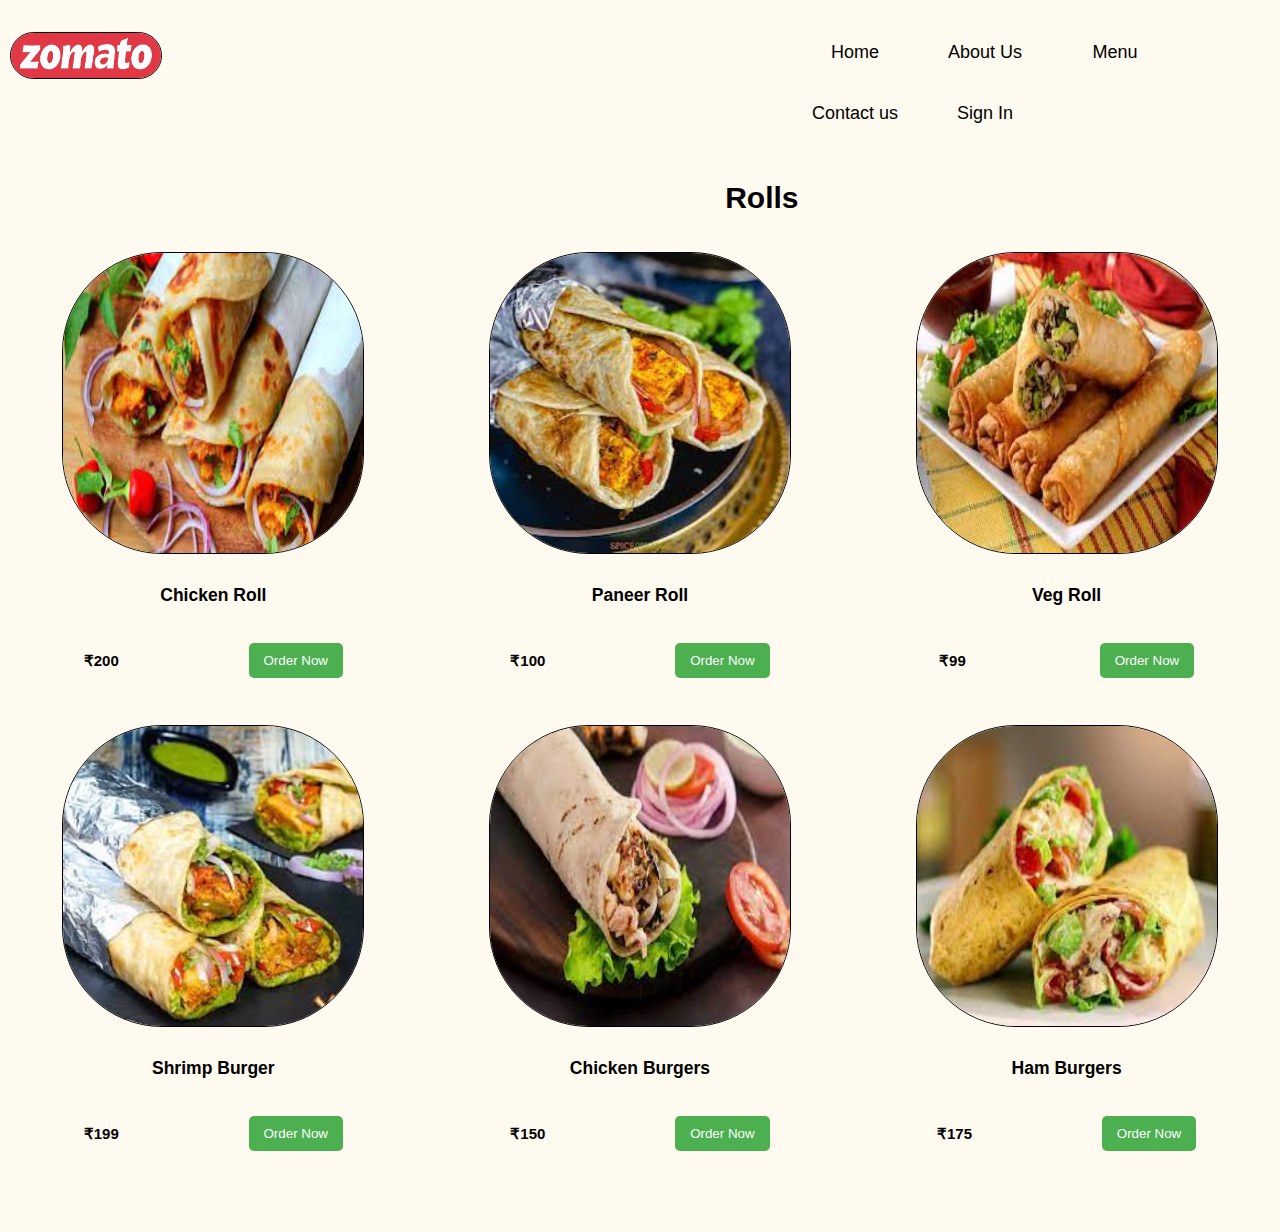
<file: rolls.html>
<!DOCTYPE html>
<html lang="en">
<head>
    <meta charset="UTF-8">
    <meta name="viewport" content="width=device-width, initial-scale=1.0">
    <title>Zomato</title>
    <link rel="icon" href=
        "zomato_logo.png" type="image/x-icon">
    <style>

body {font-family: Arial, Helvetica, sans-serif;}

body{
    margin: 0;
    padding: 0;
    background: floralwhite;
    font-size: 15px;
}

/* Navigation */
nav{
    width: 100%;
    font-size: 120%;
    overflow:auto;
}

nav ul{
    margin: 5px 70px 50px 750px;
    padding: 50;
    lifestyle: none;
}

nav ul li{
    float: left;
    display: inline-block;
    list-style-type: none;
}

nav > ul > li > a{
    width: 100px;
    font-family: Arial;
    color: black;
    display: block;
    /*line-height: 2em;*/
    text-align: center;
    padding: 20px 15px;
    text-decoration: none;
}
nav > ul > li > a:hover
{
  background: radial-gradient(circle at 10% 20%, rgb(255, 197, 118) 0%, rgb(254, 106, 103) 47.7%, rgb(240, 23, 23) 92.3%);
  transition: 0.5s;
  text-transform: uppercase;
  color: white;
}

.logo-img{
    float: left;
    position: absolute;

    margin-top: 15px;
    margin-left: 10px;
    background: rgba(255, 0, 0, opacity);
    /*margin: 10px 15px 150px 10px;*/
}
.bg-div{
   background:#333;
   overflow: hidden;
}
img{
    transition: transform .2s;
    margin:0 auto;
    background-color: rgb(173, 173, 237);
    border-radius: 100px;
    border: 1px solid black;
}
img:hover{
    transform:scale(1.2);
}
.image-container {
            display: flex;
            flex-wrap: wrap;
            justify-content: space-around;
        }

        .item-container {
            text-align: center;
            margin-bottom: 20px;
            width: 30%; /* Adjust as needed */
        }

        .item-container img {
            transition: transform .2s;
            margin: 0 auto;
            background-color: rgb(173, 173, 237);
            border-radius: 100px;
            border: 1px solid black;
            margin-bottom: 10px;
        }

        .item-name {
            margin-bottom: 10px;
        }

        .item-details {
            display: flex;
            justify-content: space-around; /* Adjusted to space-around */
            align-items: center;
            font-weight: bold;
            margin-bottom: 10px;
        }

        .item-details p {
            margin: 0;
        }

        button {
            background-color: #4CAF50;
            color: white;
            padding: 10px 15px; /* Adjusted padding */
            border: none;
            border-radius: 5px;
            cursor: pointer;
            margin-left: 5px; 
        }


        button:hover {
            background-color: #45a049;
        }

</style>
   
</head>




<body>
      <br>
        <div class="logo-img"><a href="about.html">
        <img src="logo.jpg" width="150px" height="45px"></a>
        </div>
    <nav>
        <ul>
            <li><a href="index.html">Home</a></li>
            <li><a href="about.html">About Us</a></li>
            <li><a href="menu.html">Menu</a></li>
            <li><a href="contact Us.html">Contact us</a></li>
            <li><a href="sign in.html">Sign In</a></li>
        </ul>
    </nav>
</div>
<br>
     <h1> &nbsp;&nbsp;&nbsp;&nbsp;&nbsp;&nbsp;&nbsp;&nbsp;&nbsp;&nbsp;&nbsp;&nbsp;&nbsp;&nbsp;&nbsp;&nbsp;&nbsp;&nbsp;&nbsp; &nbsp;&nbsp;&nbsp;&nbsp;&nbsp;&nbsp;&nbsp;&nbsp;&nbsp;&nbsp;&nbsp;&nbsp;&nbsp;&nbsp;&nbsp;&nbsp;&nbsp;&nbsp;&nbsp;&nbsp;&nbsp;&nbsp;&nbsp;&nbsp;&nbsp;&nbsp;&nbsp;&nbsp;&nbsp;&nbsp;&nbsp;&nbsp;&nbsp;&nbsp;&nbsp;&nbsp;&nbsp;&nbsp;&nbsp;&nbsp;&nbsp;&nbsp;&nbsp;&nbsp;&nbsp;&nbsp;&nbsp;&nbsp;&nbsp;&nbsp;&nbsp;&nbsp;&nbsp;&nbsp;&nbsp;&nbsp;&nbsp;&nbsp;&nbsp;&nbsp;&nbsp;&nbsp;&nbsp;&nbsp;&nbsp;&nbsp;&nbsp;Rolls </h1>&nbsp;&nbsp;&nbsp;&nbsp;&nbsp;&nbsp;&nbsp;&nbsp;&nbsp;
                   
   

    <div class="image-container">
        <div class="item-container">
            <img class="rest-img" src="r1.jpg" height="300px" width="300px" alt="Chicken Biryani">
            <div class="item-name"><h3>Chicken Roll</h3></div>
        </div>

        <div class="item-container">
            <img class="rest-img" src="r2.jpg" height="300px" width="300px" alt="Mutton Biryani">
            <div class="item-name"><h3>Paneer Roll</h3></div>
        </div>

        <div class="item-container">
            <img class="rest-img" src="r3.jpg" height="300px" width="300px" alt="Egg Biryani">
            <div class="item-name"><h3>Veg Roll</h3></div>
        </div>
    </div>

    <div class="image-container">
        <div class="item-container">
            <div class="item-details">
                <p>₹200</p>
                <button>Order Now</button>
            </div>
        </div>

        <div class="item-container">
            <div class="item-details">
                <p>₹100</p>
                <button>Order Now</button>
            </div>
        </div>

        <div class="item-container">
            <div class="item-details">
                <p>₹99</p>
                <button>Order Now</button>
            </div>
        </div>
    </div>
    <br>
    <div class="image-container">
        <div class="item-container">
            <img class="rest-img" src="r4.jpg" height="300px" width="300px" alt="Chicken Biryani">
            <div class="item-name"><h3>Shrimp Burger</h3></div>
        </div>

        <div class="item-container">
            <img class="rest-img" src="r5.jpg" height="300px" width="300px" alt="Mutton Biryani">
            <div class="item-name"><h3>Chicken Burgers</h3></div>
        </div>

        <div class="item-container">
            <img class="rest-img" src="r6.jpg" height="300px" width="300px" alt="Egg Biryani">
            <div class="item-name"><h3>Ham Burgers</h3></div>
        </div>
    </div>

    <div class="image-container">
        <div class="item-container">
            <div class="item-details">
                <p>₹199</p>
                <button>Order Now</button>
            </div>
        </div>

        <div class="item-container">
            <div class="item-details">
                <p>₹150</p>
                <button>Order Now</button>
            </div>
        </div>

        <div class="item-container">
            <div class="item-details">
                <p>₹175</p>
                <button>Order Now</button>
            </div>
        </div>
    </div>
        

    <br><br><br>
</body>
</html>
</file>
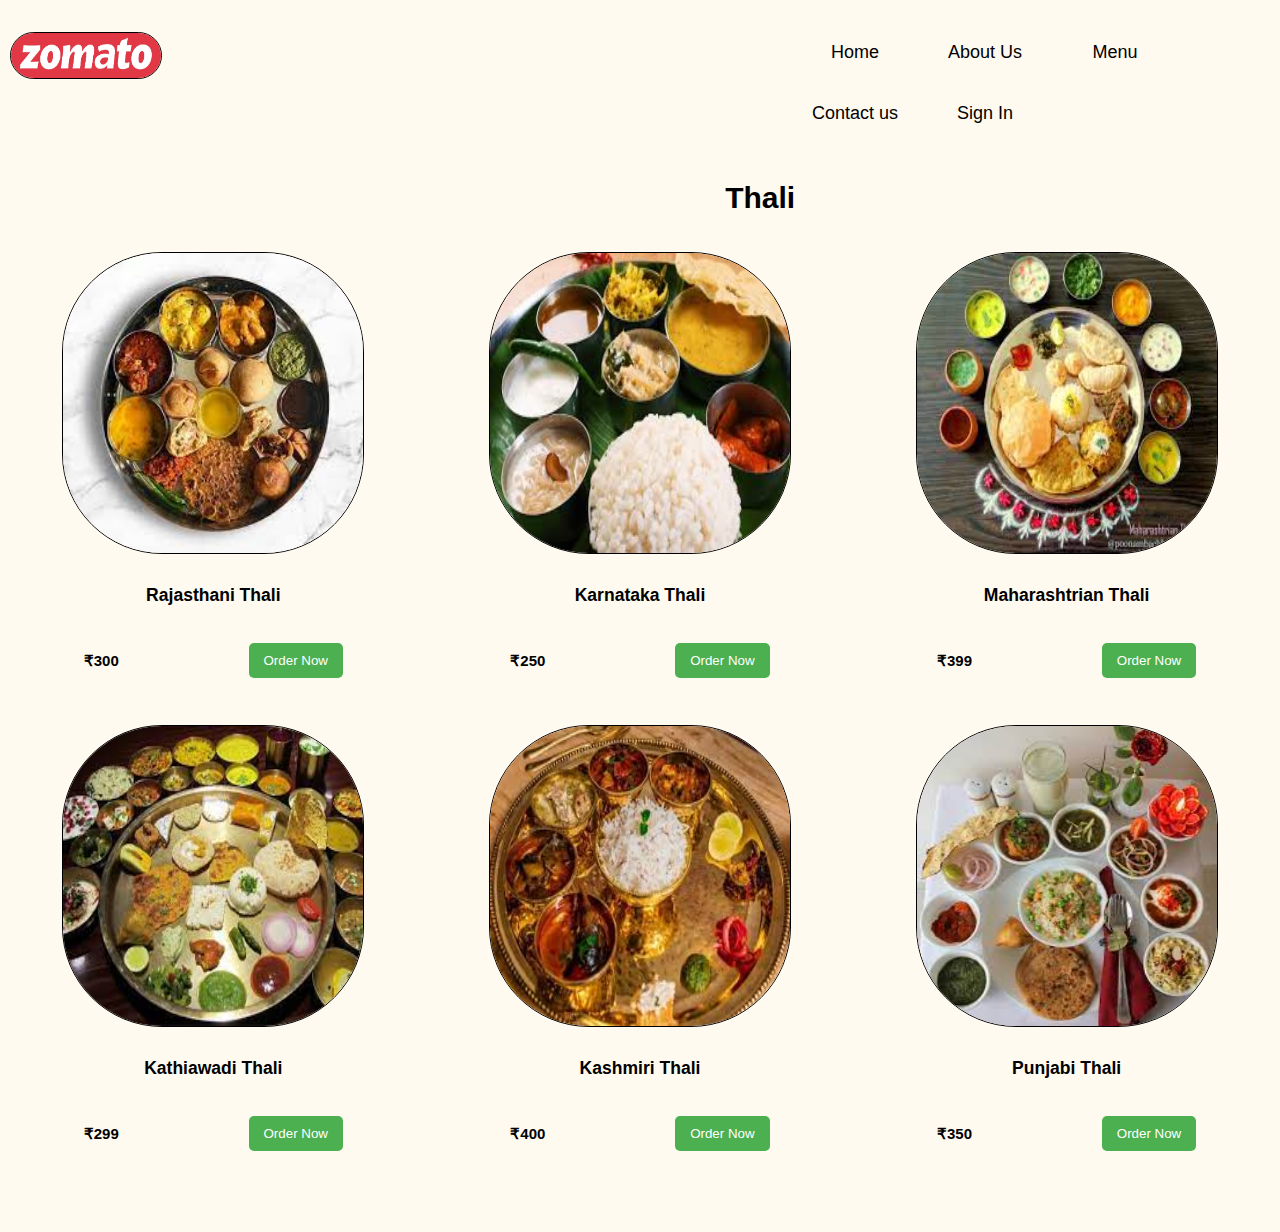
<file: thali.html>
<!DOCTYPE html>
<html lang="en">
<head>
    <meta charset="UTF-8">
    <meta name="viewport" content="width=device-width, initial-scale=1.0">
    <title>Zomato</title>
    <link rel="icon" href=
        "zomato_logo.png" type="image/x-icon">
    <style>

body {font-family: Arial, Helvetica, sans-serif;}

body{
    margin: 0;
    padding: 0;
    background: floralwhite;
    font-size: 15px;
}

/* Navigation */
nav{
    width: 100%;
    overflow:auto;
    font-size: 120%;
}

nav ul{
    margin: 5px 70px 50px 750px;
    padding: 50;
    lifestyle: none;
}

nav ul li{
    float: left;
    display: inline-block;
    list-style-type: none;
}

nav > ul > li > a{
    width: 100px;
    font-family: Arial;
    color: black;
    display: block;
    /*line-height: 2em;*/
    text-align: center;
    padding: 20px 15px;
    text-decoration: none;
}
nav > ul > li > a:hover
{
  background: radial-gradient(circle at 10% 20%, rgb(255, 197, 118) 0%, rgb(254, 106, 103) 47.7%, rgb(240, 23, 23) 92.3%);
  transition: 0.5s;
  text-transform: uppercase;
  color: white;
}

.logo-img{
    float: left;
    position: absolute;

    margin-top: 15px;
    margin-left: 10px;
    background: rgba(255, 0, 0, opacity);
    /*margin: 10px 15px 150px 10px;*/
}
.bg-div{
   background:#333;
   overflow: hidden;
}
img{
    transition: transform .2s;
    margin:0 auto;
    background-color: rgb(173, 173, 237);
    border-radius: 100px;
    border: 1px solid black;
}
img:hover{
    transform:scale(1.2);
}
.image-container {
            display: flex;
            flex-wrap: wrap;
            justify-content: space-around;
        }

        .item-container {
            text-align: center;
            margin-bottom: 20px;
            width: 30%; /* Adjust as needed */
        }

        .item-container img {
            transition: transform .2s;
            margin: 0 auto;
            background-color: rgb(173, 173, 237);
            border-radius: 100px;
            border: 1px solid black;
            margin-bottom: 10px;
        }

        .item-name {
            margin-bottom: 10px;
        }

        .item-details {
            display: flex;
            justify-content: space-around; /* Adjusted to space-around */
            align-items: center;
            font-weight: bold;
            margin-bottom: 10px;
        }

        .item-details p {
            margin: 0;
        }

        button {
            background-color: #4CAF50;
            color: white;
            padding: 10px 15px; /* Adjusted padding */
            border: none;
            border-radius: 5px;
            cursor: pointer;
            margin-left: 5px; 
        }


        button:hover {
            background-color: #45a049;
        }

</style>
   
</head>




<body>
      <br>
        <div class="logo-img"><a href="about.html">
        <img src="logo.jpg" width="150px" height="45px"></a>
        </div>
    <nav>
        <ul>
            <li><a href="index.html">Home</a></li>
            <li><a href="about.html">About Us</a></li>
            <li><a href="menu.html">Menu</a></li>
            <li><a href="contact Us.html">Contact us</a></li>
            <li><a href="sign in.html">Sign In</a></li>
        </ul>
    </nav>
</div>
<br>
     <h1> &nbsp;&nbsp;&nbsp;&nbsp;&nbsp;&nbsp;&nbsp;&nbsp;&nbsp;&nbsp;&nbsp;&nbsp;&nbsp;&nbsp;&nbsp;&nbsp;&nbsp;&nbsp;&nbsp; &nbsp;&nbsp;&nbsp;&nbsp;&nbsp;&nbsp;&nbsp;&nbsp;&nbsp;&nbsp;&nbsp;&nbsp;&nbsp;&nbsp;&nbsp;&nbsp;&nbsp;&nbsp;&nbsp;&nbsp;&nbsp;&nbsp;&nbsp;&nbsp;&nbsp;&nbsp;&nbsp;&nbsp;&nbsp;&nbsp;&nbsp;&nbsp;&nbsp;&nbsp;&nbsp;&nbsp;&nbsp;&nbsp;&nbsp;&nbsp;&nbsp;&nbsp;&nbsp;&nbsp;&nbsp;&nbsp;&nbsp;&nbsp;&nbsp;&nbsp;&nbsp;&nbsp;&nbsp;&nbsp;&nbsp;&nbsp;&nbsp;&nbsp;&nbsp;&nbsp;&nbsp;&nbsp;&nbsp;&nbsp;&nbsp;&nbsp;&nbsp;Thali </h1>&nbsp;&nbsp;&nbsp;&nbsp;&nbsp;&nbsp;&nbsp;&nbsp;&nbsp;
                   
                   

        <div class="image-container">
        <div class="item-container">
            <img class="rest-img" src="rajasthani.jpg" height="300px" width="300px" alt="Chicken Biryani">
            <div class="item-name"><h3>Rajasthani Thali</h3></div>
        </div>

        <div class="item-container">
            <img class="rest-img" src="karnataka.jpg" height="300px" width="300px" alt="Mutton Biryani">
            <div class="item-name"><h3>Karnataka Thali</h3></div>
        </div>

        <div class="item-container">
            <img class="rest-img" src="maha.jpg" height="300px" width="300px" alt="Egg Biryani">
            <div class="item-name"><h3>Maharashtrian Thali</h3></div>
        </div>
    </div>

    <div class="image-container">
        <div class="item-container">
            <div class="item-details">
                <p>₹300</p>
                <button>Order Now</button>
            </div>
        </div>

        <div class="item-container">
            <div class="item-details">
                <p>₹250</p>
                <button>Order Now</button>
            </div>
        </div>

        <div class="item-container">
            <div class="item-details">
                <p>₹399</p>
                <button>Order Now</button>
            </div>
        </div>
    </div>
    <br>
    <div class="image-container">
        <div class="item-container">
            <img class="rest-img" src="kathi.jpg" height="300px" width="300px" alt="Chicken Biryani">
            <div class="item-name"><h3>Kathiawadi Thali</h3></div>
        </div>

        <div class="item-container">
            <img class="rest-img" src="kash.jpg" height="300px" width="300px" alt="Mutton Biryani">
            <div class="item-name"><h3>Kashmiri Thali</h3></div>
        </div>

        <div class="item-container">
            <img class="rest-img" src="punjab.jpg" height="300px" width="300px" alt="Egg Biryani">
            <div class="item-name"><h3>Punjabi Thali</h3></div>
        </div>
    </div>

    <div class="image-container">
        <div class="item-container">
            <div class="item-details">
                <p>₹299</p>
                <button>Order Now</button>
            </div>
        </div>

        <div class="item-container">
            <div class="item-details">
                <p>₹400</p>
                <button>Order Now</button>
            </div>
        </div>

        <div class="item-container">
            <div class="item-details">
                <p>₹350</p>
                <button>Order Now</button>
            </div>
        </div>
    </div>
        

    <br><br><br>
</body>
</html>
</file>
<file: menu.css>
img {
  border-radius: 50%;
  box-shadow: 0 4px 8px 0 rgba(0, 0, 0, 0.2), 0 6px 20px 0 rgba(0, 0, 0, 0.19);
}

div
{
  background-color: rgb(298, 248, 248);
}
<style>

body {font-family: Arial, Helvetica, sans-serif;
}

body{
    margin: 0;
    padding: 0;
    background: floralwhite;
    font-size: 15px;
}

/* Navigation */
nav{
    width: 100%;
    font-size: 120%;
    overflow:auto;
}

nav ul{
    margin: 5px 70px 50px 750px;
    padding: 50;
    lifestyle: none;
}

nav ul li{
    float: left;
    display: inline-block;
    list-style-type: none;
}

nav > ul > li > a{
    width: 100px;
    font-family: Arial;
    color: black;
    display: block;
    /*line-height: 2em;*/
    text-align: center;
    padding: 20px 15px;
    text-decoration: none;
}
nav > ul > li > a:hover
{
  background: radial-gradient(circle at 10% 20%, rgb(255, 197, 118) 0%, rgb(254, 106, 103) 47.7%, rgb(240, 23, 23) 92.3%);
  transition: 0.5s;
  text-transform: uppercase;
  color: white;
}

.logo-img{
    float: left;
    position: absolute;

    margin-top: 15px;
    margin-left: 10px;
    background: rgba(255, 0, 0, opacity);
    /*margin: 10px 15px 150px 10px;*/
}
.bg-div{
   background:#333;
   overflow: hidden;
}

</style>
</file>
